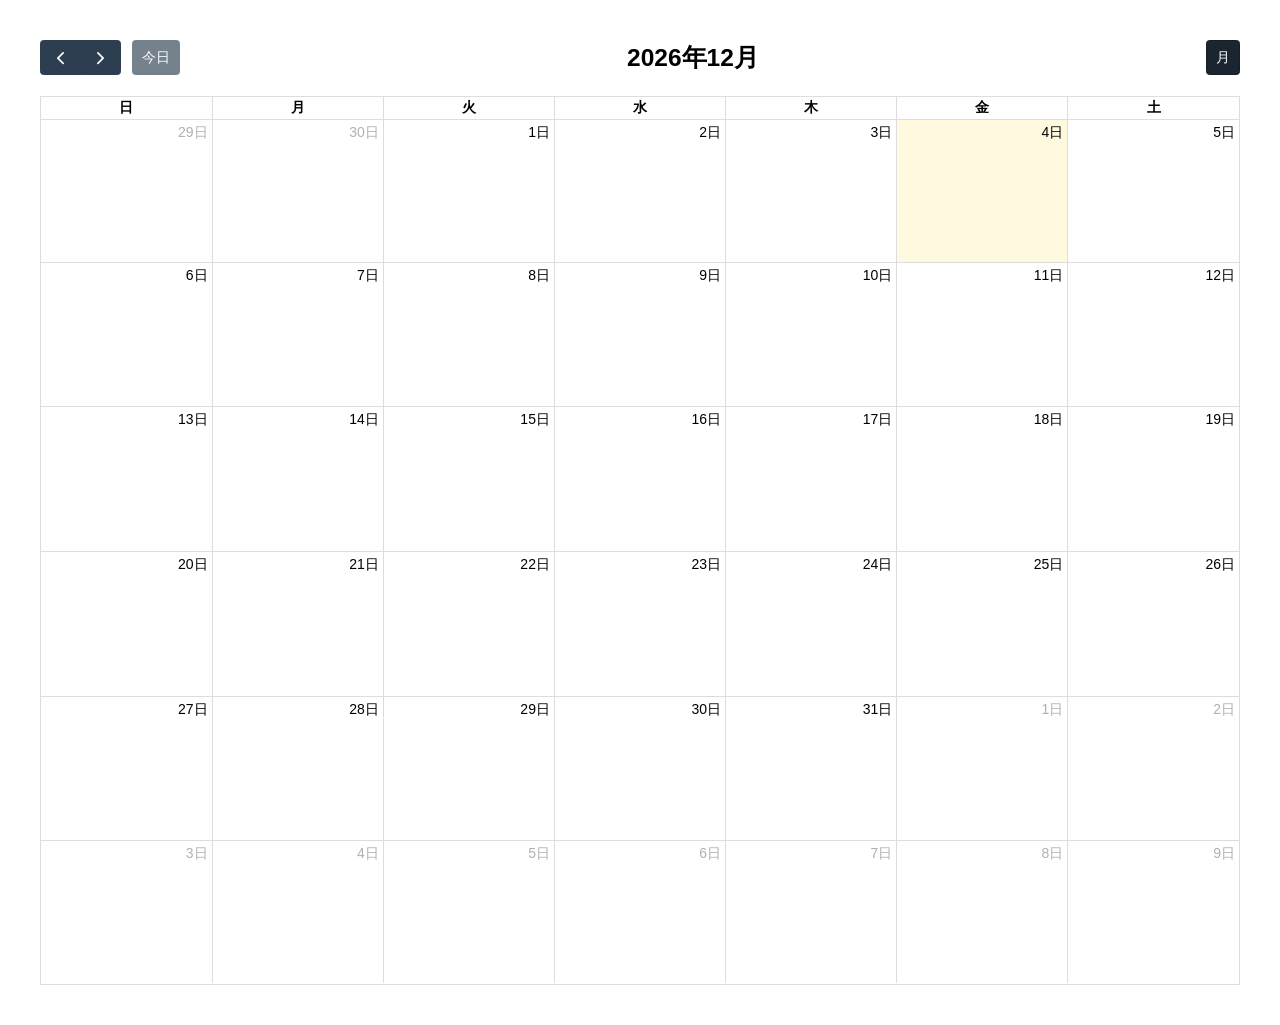
<file: fullcalendar/homepagemini/index.html>
<!DOCTYPE html>
<html>
<head>
<meta charset='utf-8' />
<script src='../dist/index.global.min.js'></script>
<script>
  document.addEventListener('DOMContentLoaded', function() {
    var calendarEl = document.getElementById('calendar');
    const nowdate = new Date();
    var date = nowdate.getFullYear() + '-' + (nowdate.getMonth() + 1).toString().padStart(2, '0') + '-' + nowdate.getDate().toString().padStart(2, '0');
    var calendar = new FullCalendar.Calendar(calendarEl, {
      headerToolbar: {
        left: 'prev,next today',
        center: 'title',
        right: 'dayGridMonth'
      },
      locale: 'ja',
      initialView: 'dayGridMonth',
      initialDate: date,
      editable: true,
      selectable: true,
      dayMaxEvents: true, // allow "more" link when too many events
      // multiMonthMaxColumns: 1, // guarantee single column
      // showNonCurrentDates: true,
      // fixedWeekCount: false,
      // businessHours: true,
      // weekends: false,
      events: []
    });
    calendar.render();
  });
</script>
<style>

  body {
    margin: 40px 10px;
    padding: 0;
    font-family: Arial, Helvetica Neue, Helvetica, sans-serif;
    font-size: 14px;
  }

  #calendar {
    max-width: 1200px;
    margin: 0 auto;
  }

</style>
</head>
<body>

    <div id='calendar'></div>
    <script src="../dist/locales-all.global.min.js"></script>
</body>
</html>
</file>
